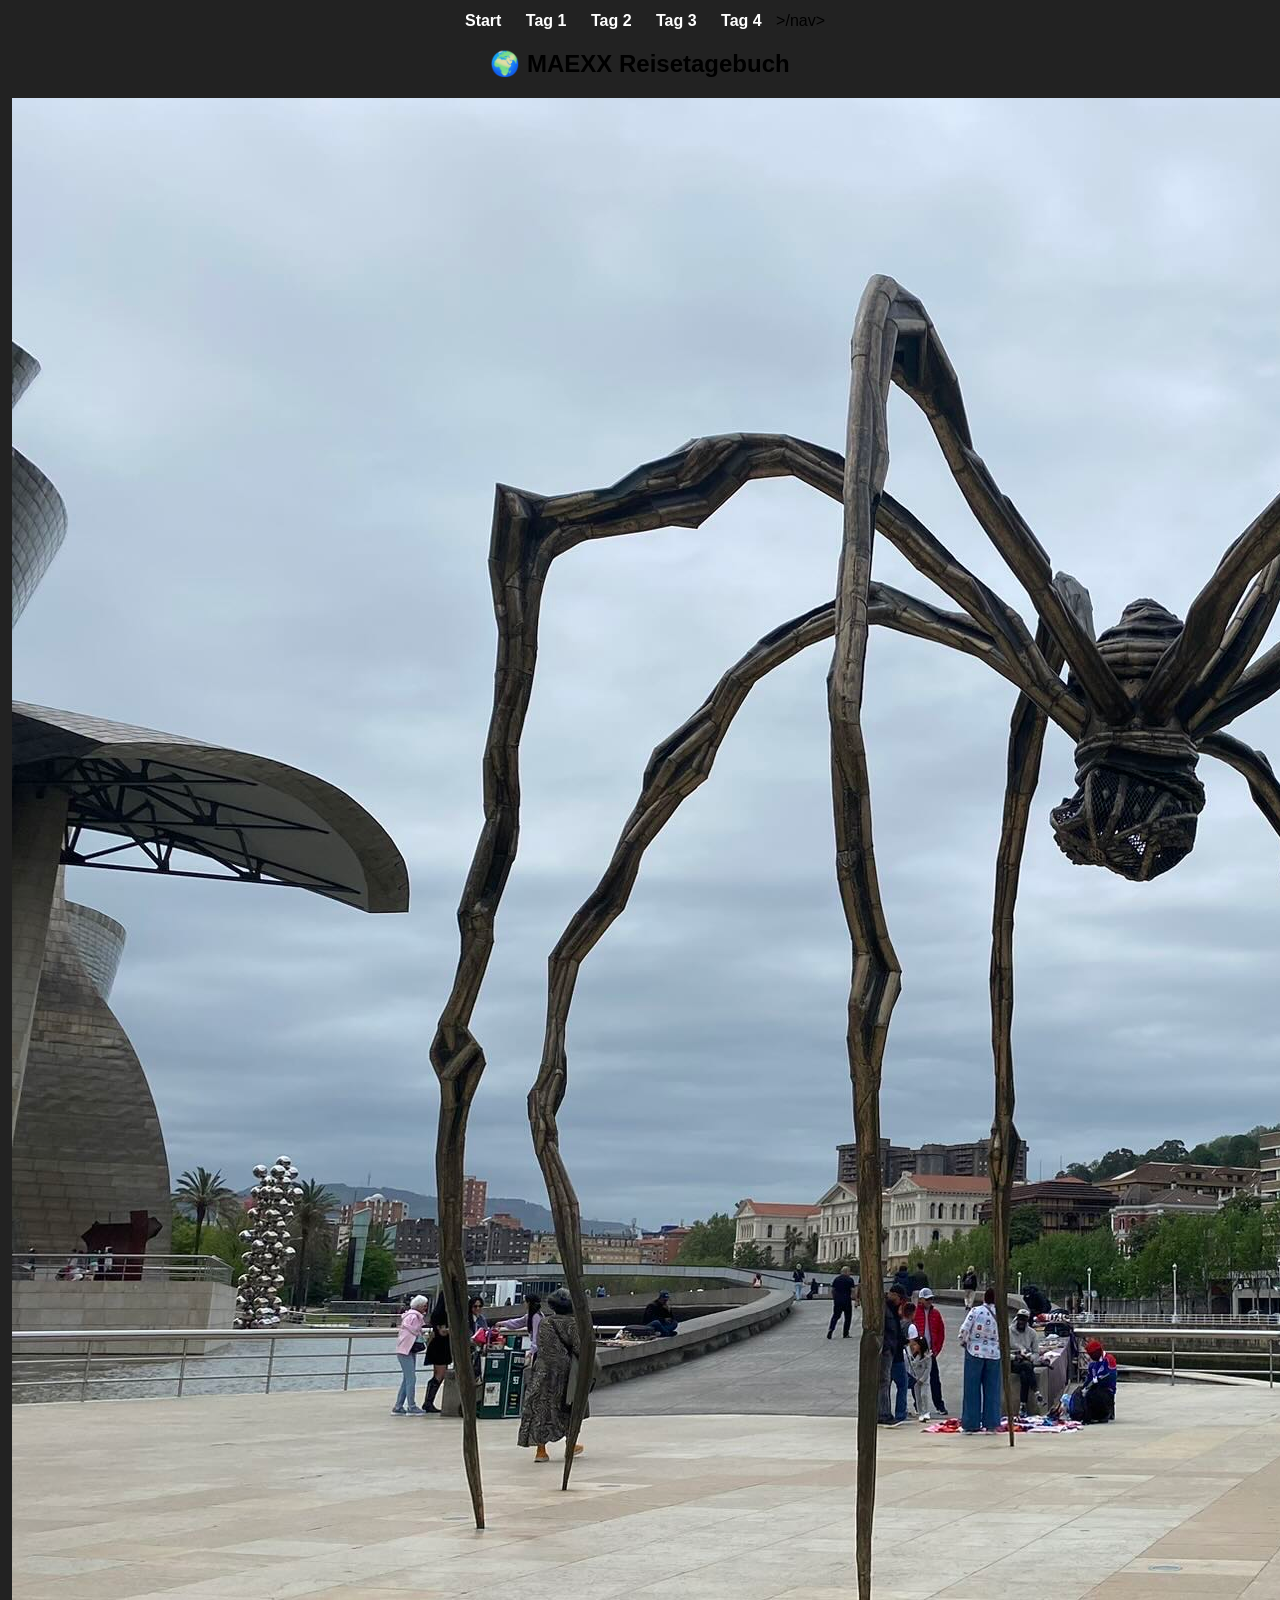
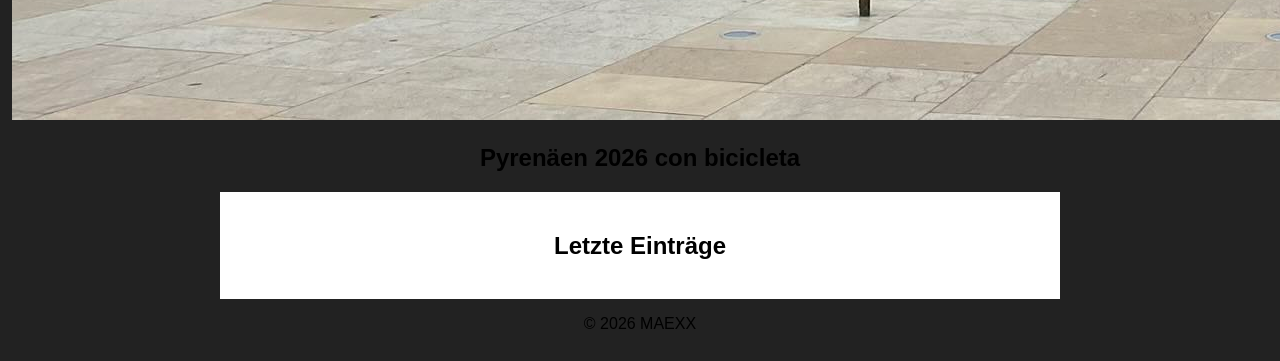
<file: index.html>
<!DOCTYPE html>
<html>

<head>
  <title>was bisher geschah</title>

<link rel="stylesheet" href="style.css">

  
</head>

<body>

<body>

<script src="script.js"></script>
  
  <nav>
    <a href="index.html">Start</a>
    <a href="tag1.html">Tag 1</a>
    <a href="tag2.html">Tag 2</a>
     <a href="tag3.html">Tag 3</a>
    <a href="tag4.html">Tag 4</a>
    >/nav>
    

  
  <header>
    <h2>🌍 MAEXX Reisetagebuch</h2>
  </header>

  <main>

    <div class="hero">
        <img src="images/IMG_3971-compressed.jpeg" onclick="openLightbox(this.src)">

      <div class="hero-text">
        <h1>Pyrenäen 2026 con bicicleta</h1>
        
      </div>
    </div>

    <div class="container">
      <h2>Letzte Einträge</h2>
    
    </div>

  </main>

  <footer>
    <p>© 2026 MAEXX</p>
  </footer>

<div id="lightbox" onclick="closeLightbox()" style="display:none;">
  <span style="position:absolute; top:20px; right:30px; color:white; font-size:40px;">&times;</span>
  <img id="lightbox-img" style="max-width:90%; max-height:90%; position:absolute; top:50%; left:50%; transform:translate(-50%,-50%);">
</div>
    
</body>

</html>
</file>
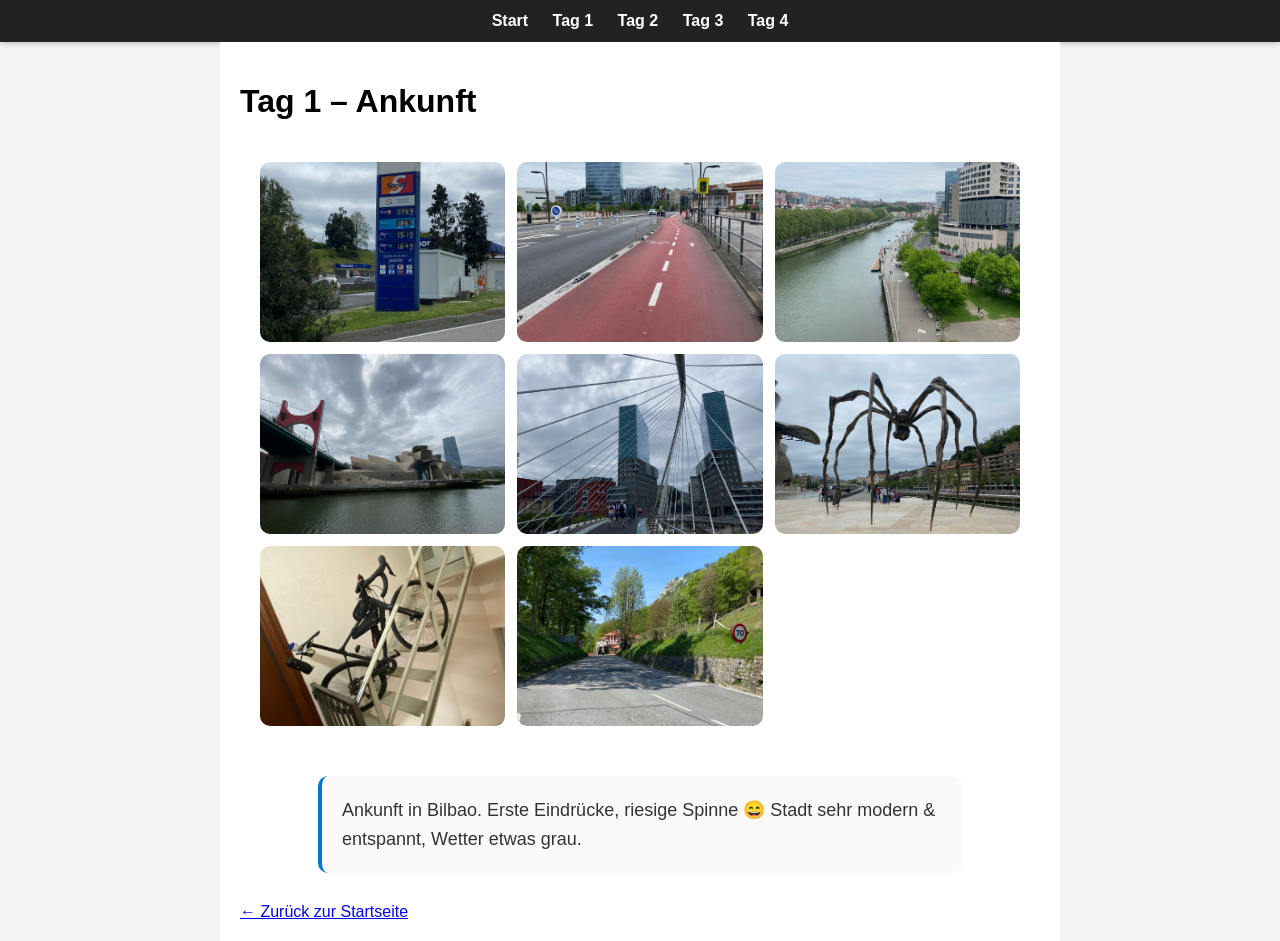
<file: tag1.html>
<!DOCTYPE html>
<html>

<head>
  <title>Tag 1 – Ankunft</title>
  <link rel="stylesheet" href="style.css">
</head>

<body>

  <nav>
    <a href="index.html">Start</a>
    <a href="tag1.html">Tag 1</a>
    <a href="tag2.html">Tag 2</a>
    <a href="tag3.html">Tag 3</a>
    <a href="tag4.html">Tag 4</a>
  </nav>

  <div class="container">
    <h1>Tag 1 – Ankunft</h1>

    <div class="gallery">
      <img src="images/IMG_3965-compressed.jpeg" onclick="openLightbox(this.src)">
      <img src="images/IMG_3966-compressed.jpeg" onclick="openLightbox(this.src)">
      <img src="images/IMG_3967-compressed.jpeg" onclick="openLightbox(this.src)">
      <img src="images/IMG_3968-compressed.jpeg" onclick="openLightbox(this.src)">
      <img src="images/IMG_3970-compressed.jpeg" onclick="openLightbox(this.src)">
      <img src="images/IMG_3971-compressed.jpeg" onclick="openLightbox(this.src)">
      <img src="images/IMG_3974-compressed.jpeg" onclick="openLightbox(this.src)">
      <img src="images/IMG_3975-compressed.jpeg" onclick="openLightbox(this.src)">
    </div>

    <div class="story">
      Ankunft in Bilbao. Erste Eindrücke, riesige Spinne 😄  
      Stadt sehr modern & entspannt, Wetter etwas grau.
    </div>

    <a href="index.html">← Zurück zur Startseite</a>
  </div>

  <div id="lightbox" onclick="closeLightbox()">
    <span class="close">&times;</span>
    <span class="prev" onclick="event.stopPropagation(); prevImage()">❮</span>
    <img id="lightbox-img">
    <span class="next" onclick="event.stopPropagation(); nextImage()">❯</span>
  </div>

  <script src="script.js"></script>

</body>
</html>
</file>
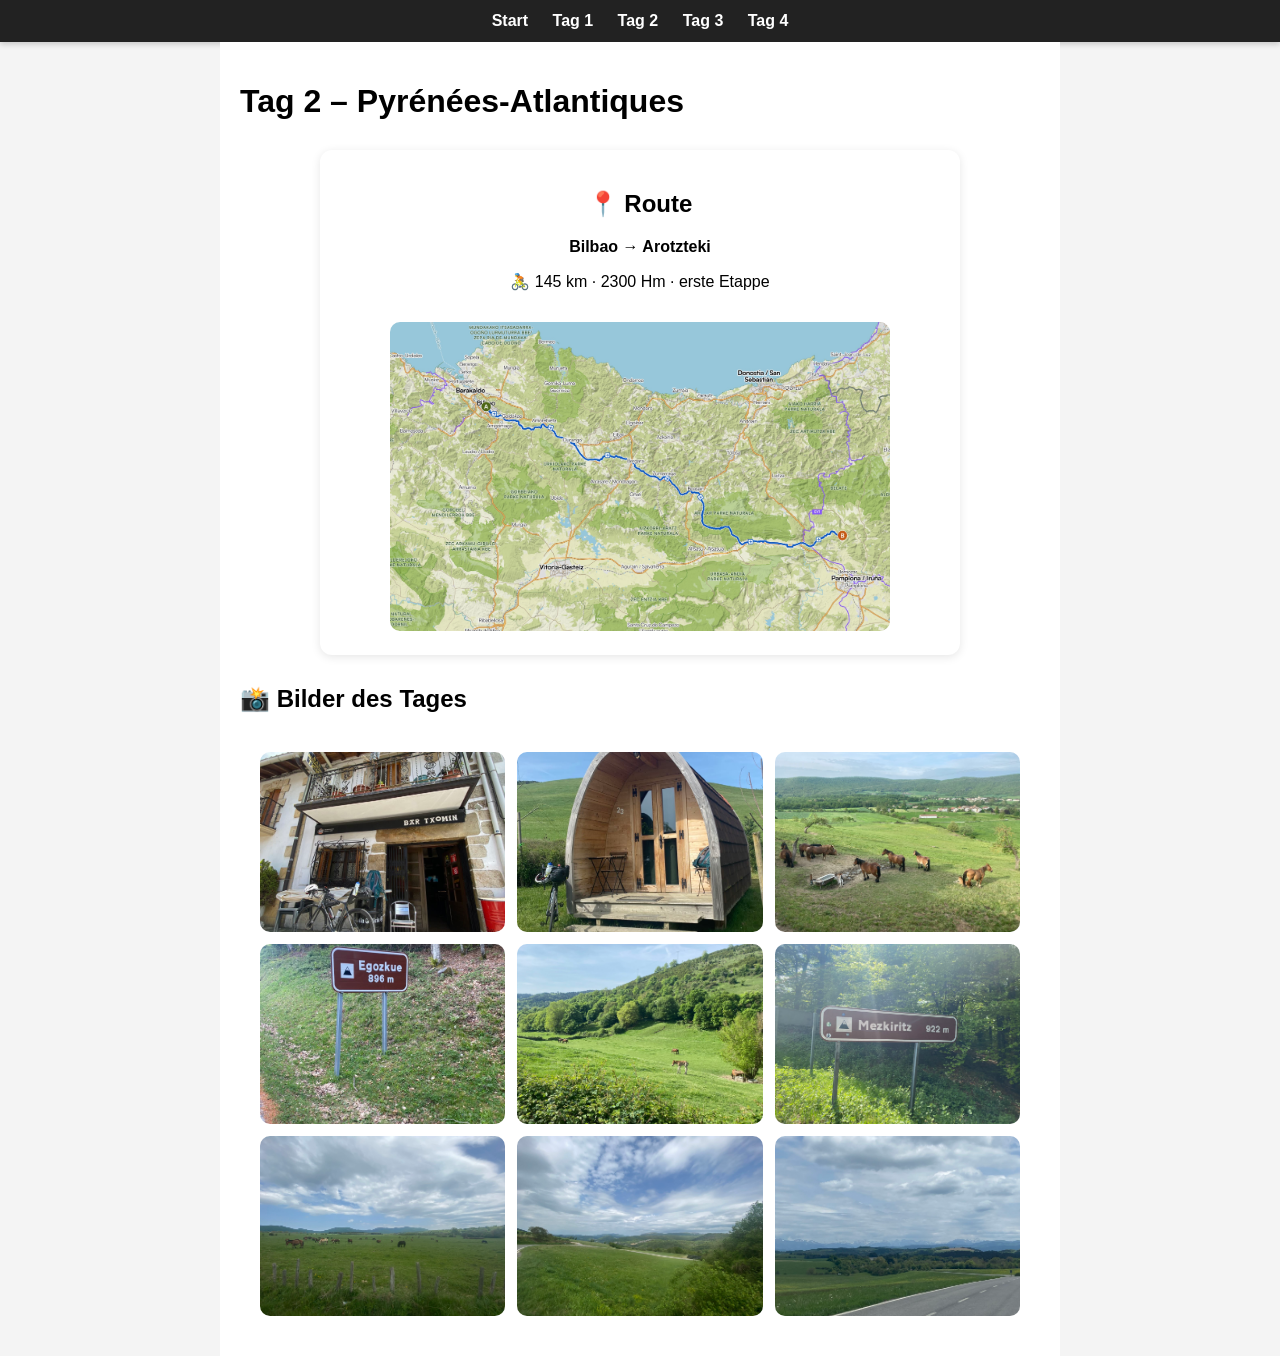
<file: tag2.html>
<!DOCTYPE html>
<html>
<head>
  <title>Tag 2 – Pyrénées-Atlantiques</title>
  <link rel="stylesheet" href="style.css">
</head>

<body>

  <nav>
    <a href="index.html">Start</a>
    <a href="tag1.html">Tag 1</a>
    <a href="tag2.html">Tag 2</a>
    <a href="tag3.html">Tag 3</a>
    <a href="tag4.html">Tag 4</a>
  </nav>

  <div class="container">

    <h1>Tag 2 – Pyrénées-Atlantiques</h1>

    <div class="route">
      <h2>📍 Route</h2>
      <p><strong>Bilbao → Arotzteki</strong></p>
      <p>🚴 145 km · 2300 Hm · erste Etappe</p>

      <img src="images/IMG_1352.jpeg" onclick="openLightbox(this.src)" alt="Route">
    </div>

    <h2>📸 Bilder des Tages</h2>

    <div class="gallery">
      <img src="images/IMG_3976-compressed.jpeg" onclick="openLightbox(this.src)">
      <img src="images/IMG_3977-compressed.jpeg" onclick="openLightbox(this.src)">
      <img src="images/IMG_3978-compressed.jpeg" onclick="openLightbox(this.src)">
      <img src="images/IMG_3979-compressed.jpeg" onclick="openLightbox(this.src)">
      <img src="images/IMG_3980-compressed.jpeg" onclick="openLightbox(this.src)">
      <img src="images/IMG_3981-compressed.jpeg" onclick="openLightbox(this.src)">
      <img src="images/IMG_3982-compressed.jpeg" onclick="openLightbox(this.src)">
      <img src="images/IMG_3983-compressed.jpeg" onclick="openLightbox(this.src)">
      <img src="images/IMG_3984-compressed.jpeg" onclick="openLightbox(this.src)">
    </div>

  </div>

  <div id="lightbox" onclick="closeLightbox()">
    <span class="close">&times;</span>
    <span class="prev" onclick="event.stopPropagation(); prevImage()">❮</span>
    <img id="lightbox-img">
    <span class="next" onclick="event.stopPropagation(); nextImage()">❯</span>
  </div>

  <script src="script.js"></script>

</body>
</html>
</file>
<file: style.css>
body {
  font-family: Arial, sans-serif;
  margin: 0;
  background: #f4f4f4;
}

nav {
  background: #222;
  padding: 12px;
  text-align: center;
  box-shadow: 0 2px 6px rgba(0,0,0,0.2);
}

nav a {
  color: white;
  text-decoration: none;
  margin: 0 10px;
  font-weight: bold;
}

nav a:hover {
  color: #00aaff;
}

.container {
  max-width: 800px;
  margin: auto;
  padding: 20px;
  background: white;
}

.gallery {
  display: grid;
  grid-template-columns: repeat(3, 1fr);
  gap: 12px;
  padding: 20px;
}

.gallery img {
  width: 100%;
  height: 180px;
  object-fit: cover;
  border-radius: 10px;
  cursor: pointer;
}

.route {
  max-width: 600px;
  margin: 30px auto;
  padding: 20px;
  background: white;
  border-radius: 12px;
  box-shadow: 0 2px 10px rgba(0,0,0,0.1);
  text-align: center;
}

.route img {
  width: 100%;
  max-width: 500px;
  height: auto;
  margin-top: 15px;
  border-radius: 10px;
  cursor: pointer;
}

.story {
  max-width: 600px;
  margin: 30px auto;
  padding: 20px;
  background: #fafafa;
  border-left: 4px solid #0077cc;
  border-radius: 10px;
  font-size: 18px;
  line-height: 1.6;
  color: #333;
}

#lightbox {
  display: none;
  position: fixed;
  z-index: 9999;
  left: 0;
  top: 0;
  width: 100%;
  height: 100%;
  background: rgba(0,0,0,0.9);
}

#lightbox-img {
  max-width: 90%;
  max-height: 90%;
  position: absolute;
  top: 50%;
  left: 50%;
  transform: translate(-50%, -50%);
  border-radius: 10px;
}

.close {
  position: absolute;
  top: 20px;
  right: 30px;
  color: white;
  font-size: 40px;
  cursor: pointer;
}

@media (max-width: 700px) {
  .gallery {
    grid-template-columns: 1fr;
  }
}
</file>
